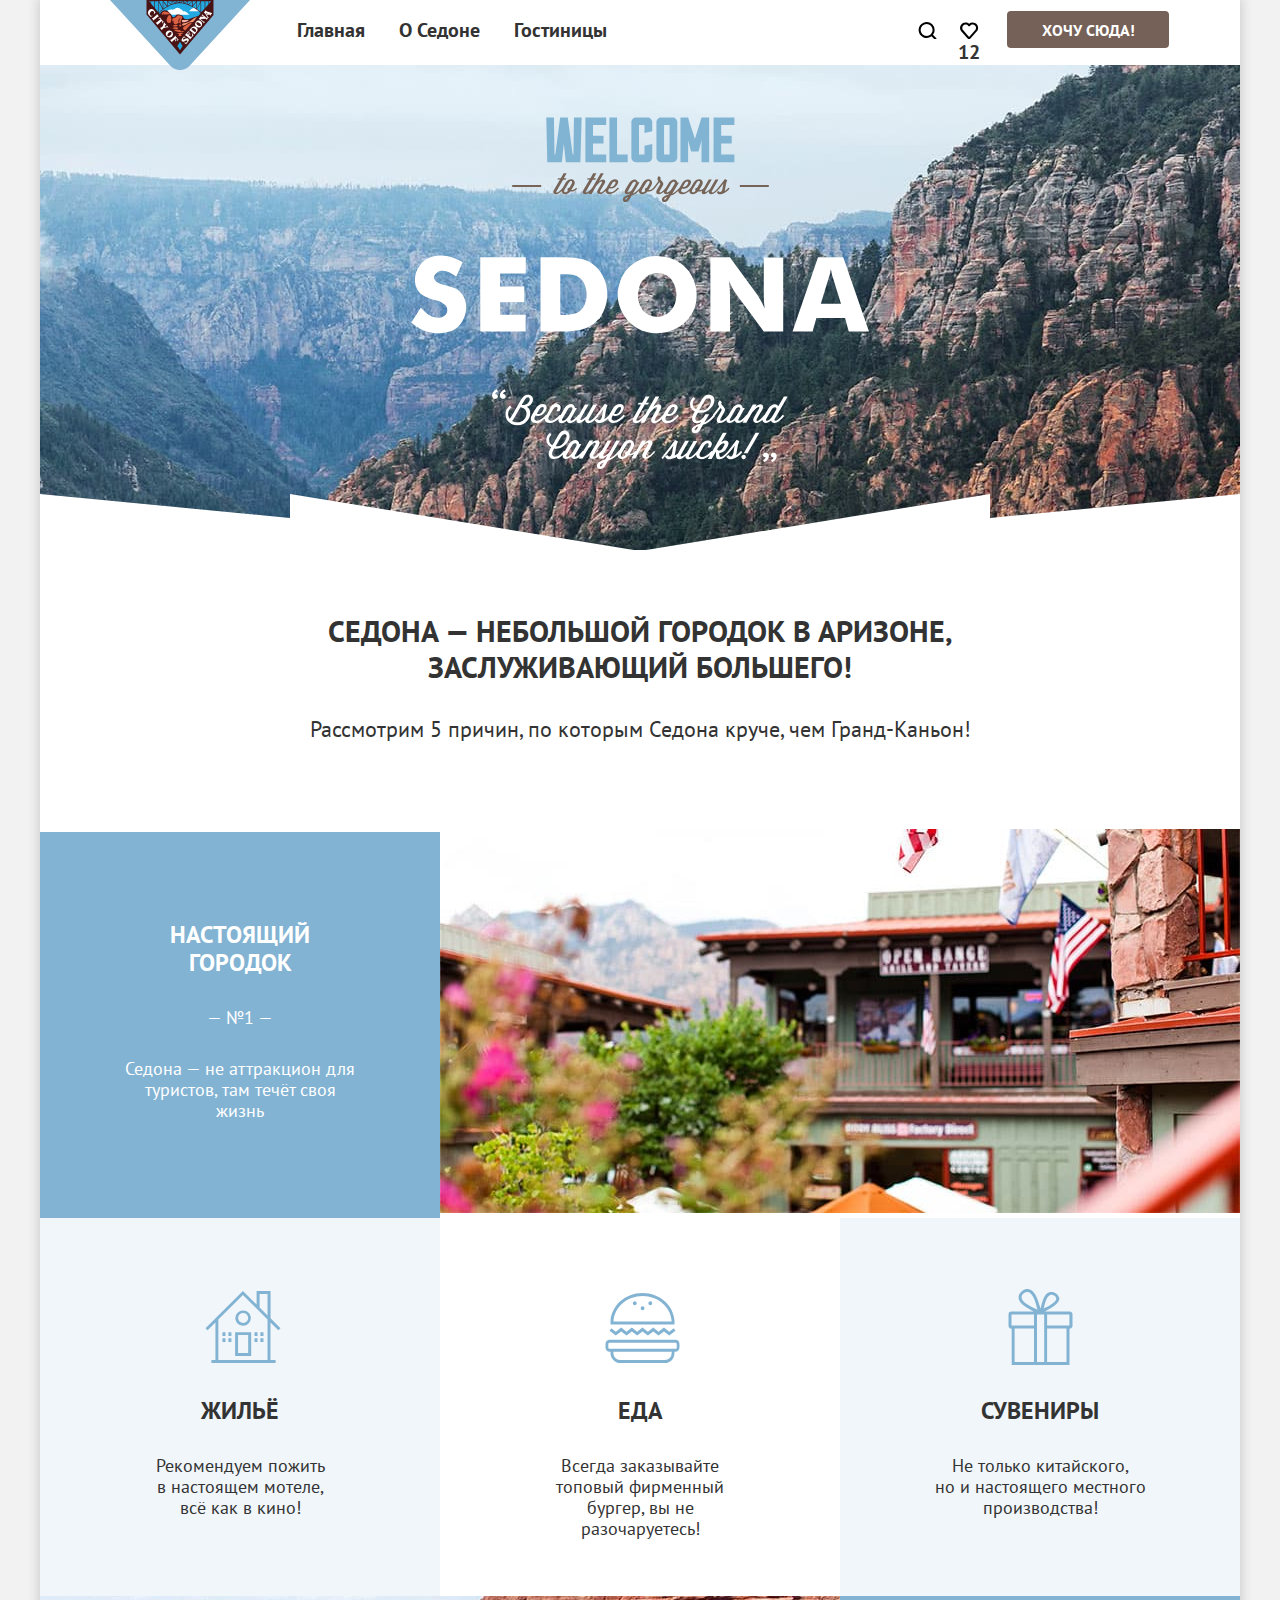
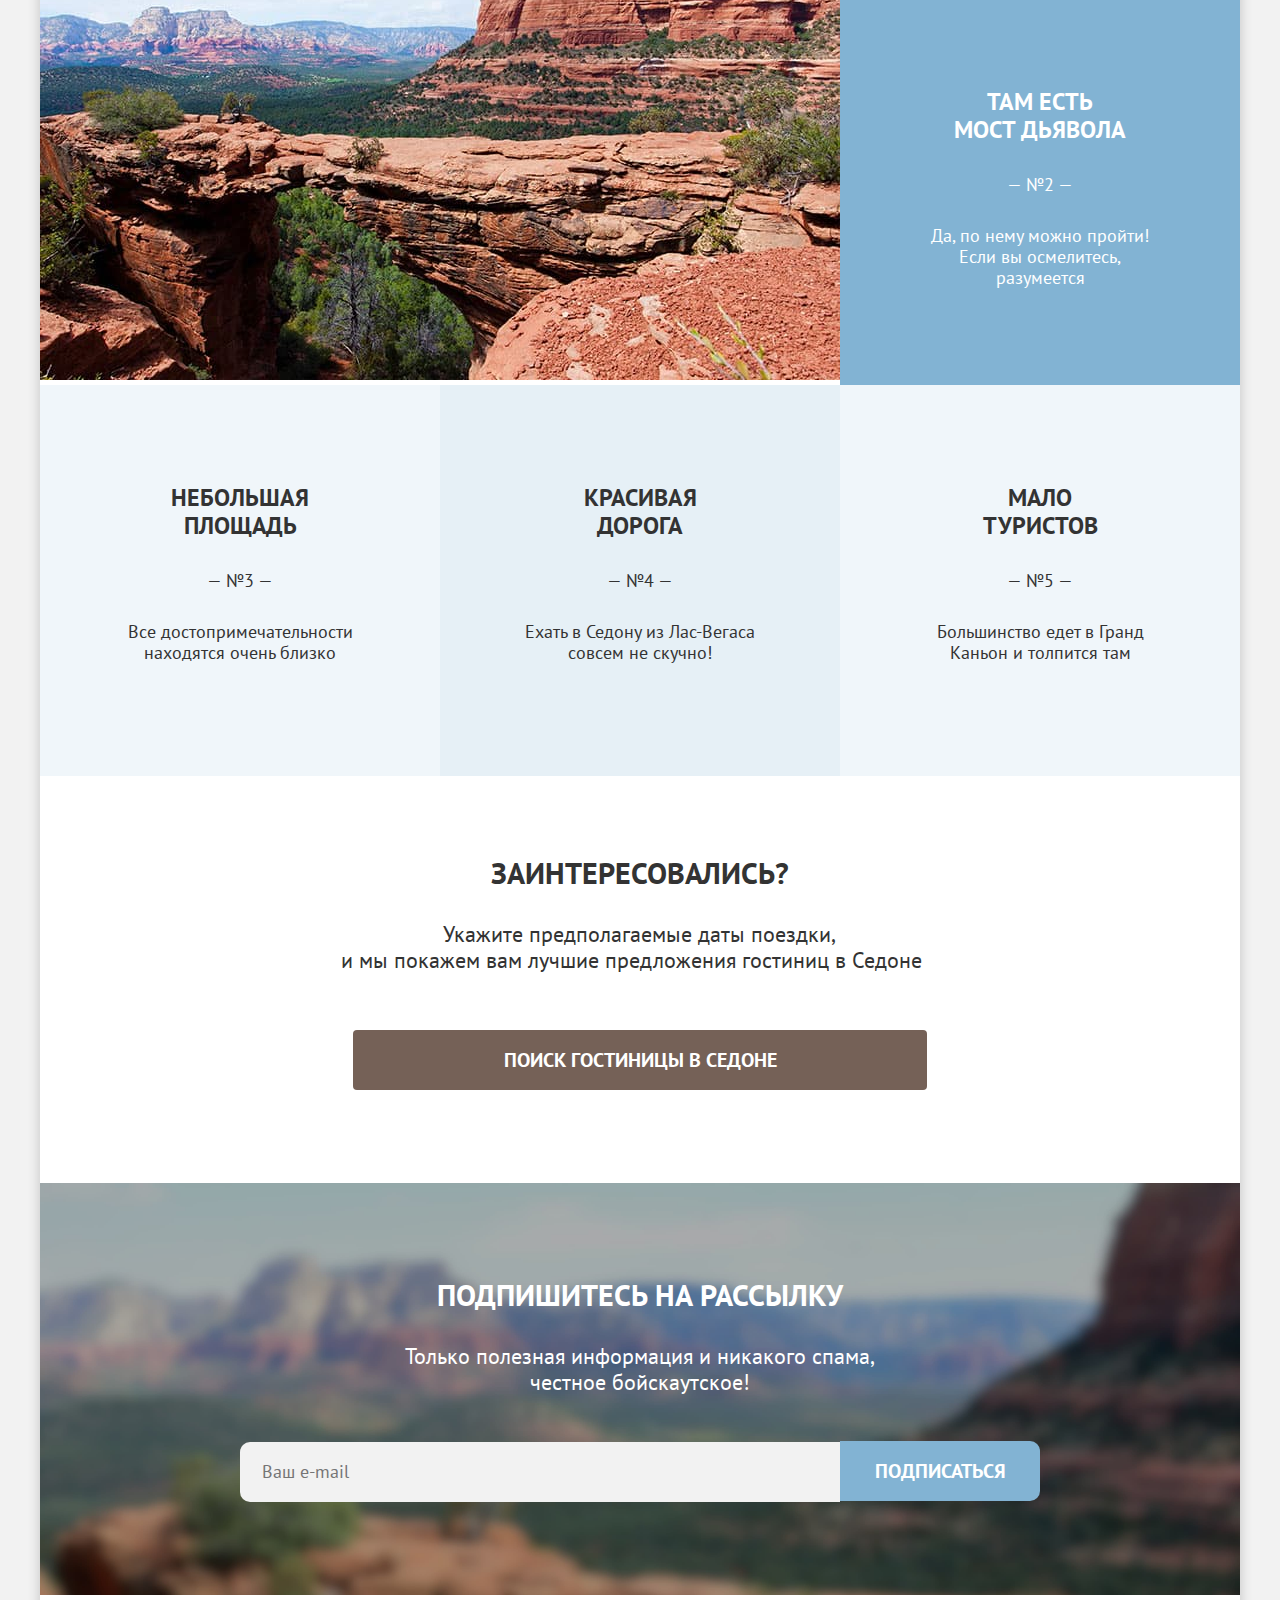
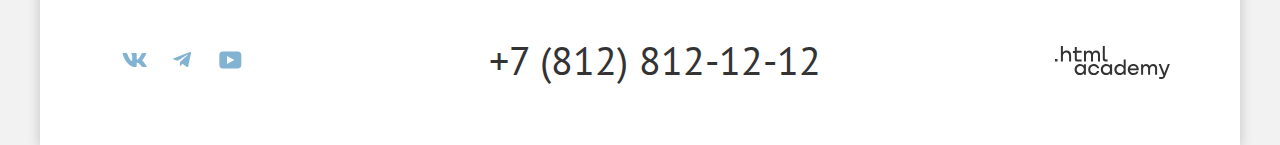
<file: index.html>
<!DOCTYPE html>
<html lang="ru">

<head>
  <meta charset="utf-8">
  <title>HTML Academy: Седона</title>
  <link rel="stylesheet" href="styles/styles.css">
</head>

<body>

  <header class="page-header">
    <nav class="navigation">
      <a class="navigation-logo-main">
        <img class="navigation-logo" src="images/brand-sedona.svg" width="139" height="70"
          alt="Логотип City of Sedona.">
      </a>
      <ul class="navigation-list reset-list">
        <li class="navigation-item">
          <a class="navigation-link" href="#">Главная</a>
        </li>
        <li class="navigation-item">
          <a class="navigation-link" href="about.html">О Седоне</a>
        </li>
        <li class="navigation-item">
          <a class="navigation-link" href="catalog.html">Гостиницы</a>
        </li>
      </ul>
      <ul class="navigation-list navigation-user reset-list">
        <li class="navigation-item item">
          <a class="navigation-link" href="#">

            <span class="visually-hidden">Поиск</span>
          </a>

        </li>
        <li class="navigation-item item">
          <a class="navigation-link" href="#">
            <span class="visually-hidden">Избранное</span>
          </a>
          <span>12</span>
        </li>
        <li class="navigation-item item">
          <a class="navigation-link navigation-link-button" href="#">Хочу сюда!</a>
        </li>
      </ul>
    </nav>
  </header>
  <main class="main-container main-index">
    <div class="page-container">
      <h1 class="visually-hidden" hidden>Добро пожаловать в Седону</h1>
      <div class="main-picture">
        <img class="main-picture-welcome-text" src="images/welcome-to-the-gorgeus-lettering.svg" width="458"
          height="352" alt="Welcome to the gorgeous Sedone 'Because the Grand Canyon sucks'.">
        <img class="main-picture-style" src="images/white-decorative-part.svg" alt="Белая декоративная часть.">
      </div>
      <section class="advantages">
        <h2 class="advantages-title-main">Седона — небольшой городок в Аризоне,<br> заслуживающий большего!</h2>
        <p class="advantages-desc">Рассмотрим 5 причин, по которым Седона круче, чем Гранд-Каньон!</p>
      </section>
      <section class="advantages-section">
        <ol class="advantages-list">
          <li class="advantages-item">
            <div class="blue-background">
              <div class="first-block">
                <div class="box-1">
                  <h3 class="advantages-title">Настоящий городок</h3>
                  <p class="advantages-description">— №1 —</p>
                  <p class="advantages-description">Седона — не аттракцион для туристов, там течёт своя жизнь
                  </p>
                </div>
              </div>
            </div>
            <div class="box-2">
              <img class="picture" src="images/photo-1-index.jpg" alt="Настоящий городок" width="800" height="384">
            </div>
          </li>
        </ol>
        <div class="second-block">
          <ul class="reset-list">
            <li class="advantages-item advantages-item-housing">
              <div class="box-1">

                <h3 class="advantages-title">Жильё</h3>
                <p class="advantages-description housing">Рекомендуем пожить<br> в настоящем мотеле,<br> всё как в кино!
                </p>

              </div>
            </li>
            <li class="advantages-item advantages-item-food">
              <div class="box-2">
                <h3 class="advantages-title">Еда</h3>
                <p class="advantages-description">Всегда заказывайте<br> топовый фирменный бургер, вы не разочаруетесь!
                </p>
              </div>
            </li>
            <li class="advantages-item advantages-item-gift">
              <div class="box-3">
                <h3 class="advantages-title">Сувениры</h3>
                <p class="advantages-description">Не только китайского,<br> но и настоящего местного производства!</p>
              </div>
            </li>
          </ul>
        </div>
        <div class="third-block">
          <div class="box-1">
            <img class="pic" src="images/photo-2-index.jpg" alt="Мост дьявола" width="800" height="384">
          </div>
          <ul class="reset-list advantages-list">
            <li class="advantages-item">
              <div class="box-2 blue-background">
                <h3 class="advantages-title">Там есть <br> мост дьявола</h3>
                <p class="advantages-description">— №2 —</p>
                <p class="advantages-description">Да, по нему можно пройти! Если вы осмелитесь, разумеется
                </p>
              </div>
            </li>
          </ul>
        </div>
        <div class="fourth-block">
          <ul class="advantages-list reset-list">
            <li class="advantages-item advantages-item-area">
              <div class="box-1">
                <h3 class="advantages-title">Небольшая площадь</h3>
                <p class="advantages-description">— №3 —</p>
                <p class="advantages-description">Все достопримечательности находятся очень близко
                </p>
              </div>
            </li>
            <li class="advantages-item advantages-item-road">
              <div class="box-2">
                <h3 class="advantages-title">Красивая<br>дорога</h3>
                <p class="advantages-description">— №4 —</p>
                <p class="advantages-description">Ехать в Седону из Лас-Вегаса совсем не скучно!
                </p>
              </div>
            </li>
            <li class="advantages-item advantages-item-tourists">
              <div class="box-3">
                <h3 class="advantages-title">Мало<br>туристов</h3>
                <p class="advantages-description">— №5 —</p>
                <p class="advantages-description">Большинство едет в Гранд Каньон и толпится там
                </p>
              </div>
            </li>
          </ul>
        </div>
      </section>
      <section class="section-search section-search-index">
        <h2 class="section-search-title section-search-title-index">Заинтересовались?</h2>
        <p class="section-search-desc">&nbsp;&nbsp;&nbsp;Укажите предполагаемые даты поездки,<br>и мы покажем вам лучшие
          предложения гостиниц в Седоне
        </p>
        <button class="button">Поиск гостиницы в Седоне</button>
      </section>
      <section class="subscribe subscribe-index">
        <h2 class="subscribe-title">Подпишитесь на рассылку</h2>
        <p class="subscribe-desc subscribe-desc-index">Только полезная информация и никакого спама,<br>честное
          бойскаутское!
        </p>
        <form class="email" action="#" method="post">
          <label class="visually-hidden">Email</label>
          <input class="field" placeholder="Ваш e-mail" type="email" name="Ваш e-mail" id="email" required>
          <button class="button" type="submit">Подписаться</button>
        </form>
      </section>
    </div>
  </main>
  <footer class="page-footer">
    <div class="page-footer-container">
      <section class="footer-social">
        <h2 class="visually-hidden" hidden>Социальные сети</h2>
        <ul class="footer-social-list reset-list">
          <li class="footer-social-item">
            <a class="footer-social-link" href="https://vk.com/htmlacademy">
              <svg class="footer-social-logo footer-social-vk" aria-hidden="true" focusable="false" width="25"
                height="14" fill="none" xmlns="http://www.w3.org/2000/svg">
                <path fill-rule="evenodd" clip-rule="evenodd"
                  d="M24.12.95c.16-.55 0-.95-.8-.95H20.7c-.67 0-.98.35-1.15.73 0 0-1.33 3.2-3.22 5.27-.61.6-.9.8-1.23.8-.16 0-.41-.2-.41-.74V.95c0-.66-.19-.95-.74-.95H9.82c-.42 0-.67.3-.67.6 0 .61.95.76 1.04 2.5v3.8c0 .84-.15.99-.48.99-.9 0-3.06-3.21-4.34-6.89-.25-.71-.5-1-1.18-1H1.57c-.75 0-.9.35-.9.73 0 .68.89 4.07 4.14 8.55 2.17 3.06 5.23 4.72 8 4.72 1.68 0 1.88-.37 1.88-1v-2.32c0-.73.16-.88.7-.88.38 0 1.05.2 2.6 1.67 1.79 1.75 2.08 2.53 3.08 2.53h2.63c.75 0 1.12-.37.9-1.1-.23-.72-1.08-1.77-2.2-3.02-.62-.7-1.54-1.47-1.82-1.86-.39-.49-.28-.7 0-1.14 0 0 3.2-4.43 3.54-5.93Z"
                  fill="currentColor" />
              </svg>
              <span class="visually-hidden">Вконтакте</span>
            </a>
          </li>
          <li class="footer-social-item">
            <a class="footer-social-link" href="https://t.me/htmlacademy">
              <svg class="footer-social-logo footer-social-tg" aria-hidden="true" focusable="false" width="18"
                height="16" fill="none" xmlns="http://www.w3.org/2000/svg">
                <path
                  d="M16.79.1.84 6.25c-1.09.43-1.08 1.04-.2 1.31l4.1 1.28 9.47-5.98c.44-.27.85-.12.52.18L7.05 9.96l-.28 4.22c.41 0 .6-.19.83-.41l1.99-1.93 4.13 3.05c.77.42 1.31.2 1.5-.7l2.72-12.8c.28-1.12-.43-1.62-1.16-1.3Z"
                  fill="currentColor" />
              </svg>
              <span class="visually-hidden">Телеграм</span>
            </a>
          </li>
          <li class="footer-social-item">
            <a class="footer-social-link" href="https://www.youtube.com/user/htmlacademyru">
              <svg class="footer-social-logo footer-social-youtube" aria-hidden="true" focusable="false" width="23"
                height="18" fill="none" xmlns="http://www.w3.org/2000/svg">
                <path
                  d="M18.94.5H3.51C1.65.5.33 2.1.33 3.9V14c0 1.9 1.32 3.5 3.18 3.5h15.65c1.64 0 3.17-1.6 3.17-3.4V3.9C22.11 2.1 20.8.5 18.94.5ZM7.99 13.04V4.96L15.33 9l-7.34 4.04Z"
                  fill="currentColor" />
              </svg>
              <span class="visually-hidden">Ютуб</span>
            </a>
          </li>
        </ul>
      </section>
      <section class="footer-phone">
        <h2 class="visually-hidden">Номер телефона</h2>
        <address class="footer-phone">
          <a class="contacts-phone" href="tel:+7812)8121212">+7 (812) 812-12-12</a>
        </address>
      </section>
      <section class="footer-logotype">
        <h2 class="visually-hidden">Логотип</h2>
        <a class="htmlacademy-link" href="https://htmlacademy.ru">
          <svg class="footer-logotype" aria-hidden="true" focusable="false" width="115" height="33" fill="none"
            xmlns="http://www.w3.org/2000/svg">
            <path
              d="M0 12.9v2.6h2.5v-2.6H0Zm11.6-8.4c-1.6 0-2.8.7-3.6 1.7h-.1V0h-2v15.5h2v-5.3c0-2.1 1.3-3.6 3.3-3.6 1.8 0 2.9 1.4 2.9 3.2v5.7h2V9.4c.1-3-1.8-4.9-4.5-4.9Zm15 .3h-4.8V1.1h-2v3.8h-1.9v2h1.9v6c0 1.7 1 2.7 2.7 2.7h4.1v-2h-3.7c-.7 0-1.1-.4-1.1-1.1V6.8h4.8v-2Zm14.5-.2c-1.6 0-2.9.8-3.5 2.1h-.1c-.6-1.2-1.8-2.1-3.4-2.1-1.4 0-2.5.8-3.1 1.8h-.1V4.8H29v10.6h2V10c0-2 1-3.5 2.6-3.5 1.5 0 2.4 1 2.4 2.6v6.3h2V9.8c0-2.4 1.4-3.3 2.6-3.3 1.5 0 2.4 1 2.4 2.6v6.3h2V8.9c.1-2.5-1.4-4.3-3.9-4.3Zm6.7 8.1c0 1.7 1 2.7 2.8 2.7h2v-2h-1.7c-.7 0-1.1-.4-1.1-1.1V0h-2v12.7Zm-18.9 7c-.9-1.1-2.2-1.8-3.9-1.8-3.1 0-5.4 2.3-5.4 5.6s2.3 5.6 5.4 5.6c1.8 0 3-.8 3.8-1.9h.1v1.6h2V18.2h-2v1.5Zm-3.6 7.4c-2.2 0-3.6-1.6-3.6-3.6s1.4-3.6 3.6-3.6 3.6 1.6 3.6 3.6c0 1.9-1.4 3.6-3.6 3.6ZM44.2 22c-.5-2.4-2.6-4.1-5.4-4.1a5.4 5.4 0 0 0-5.6 5.6c0 3.1 2.2 5.6 5.6 5.6 2.8 0 4.9-1.8 5.4-4.2h-2.1a3.4 3.4 0 0 1-3.3 2.3c-2.2 0-3.6-1.6-3.6-3.6s1.4-3.6 3.6-3.6c1.6 0 2.8 1 3.3 2.2h2.1V22Zm10.9-2.3c-.9-1.1-2.2-1.8-3.9-1.8-3.1 0-5.4 2.3-5.4 5.6s2.3 5.6 5.4 5.6c1.8 0 3-.8 3.8-1.9h.1v1.6h2V18.2h-2v1.5Zm-3.6 7.4c-2.2 0-3.6-1.6-3.6-3.6s1.4-3.6 3.6-3.6 3.6 1.6 3.6 3.6c0 1.9-1.5 3.6-3.6 3.6Zm17.2-7.3c-.9-1.1-2.2-1.9-3.9-1.9-3.1 0-5.4 2.3-5.4 5.6s2.2 5.6 5.4 5.6c1.7 0 3-.8 3.8-1.8h.1v1.5h2V13.4h-2v6.4Zm-3.6 7.3c-2.2 0-3.6-1.6-3.6-3.6s1.4-3.6 3.6-3.6 3.6 1.6 3.6 3.6c-.1 2-1.5 3.6-3.6 3.6Zm13.2-9.2c-3.3 0-5.5 2.5-5.5 5.6 0 3 2.1 5.6 5.5 5.6 2.5 0 4.5-1.3 5.2-3.6h-2.1c-.5 1-1.6 1.6-3 1.6-1.9 0-3.3-1.3-3.4-2.9h8.8c.2-3.6-2-6.3-5.5-6.3Zm0 1.9c1.7 0 3 1 3.3 2.6h-6.5c.3-1.5 1.5-2.6 3.2-2.6Zm19.9-1.9c-1.6 0-2.9.8-3.6 2h-.1c-.6-1.2-1.8-2-3.4-2-1.4 0-2.5.7-3.1 1.8v-1.5h-1.9v10.6h2v-5.4c0-2 1-3.4 2.6-3.5 1.5 0 2.4 1 2.4 2.6v6.3h2v-5.6c0-2.4 1.4-3.3 2.6-3.3 1.5 0 2.4 1 2.4 2.6v6.3h2v-6.5c.1-2.6-1.4-4.4-3.9-4.4Zm11.2 9.1-3.6-8.9h-2.2l4.8 11.6c-.3.9-.7 1.2-1.7 1.2h-2.5v2h2.5c1.8 0 2.8-.8 3.5-2.6l4.7-12.2h-2.1l-3.4 8.9Z"
              fill="currentColor" />
          </svg>
        </a>
      </section>
    </div>
  </footer>
  <!--МОДАЛЬНОЕ ОКНО И ТУЛТИП-->
  <div class="modal-container modal-container-close">
    <div class="modal modal-auth">
      <button class="modal-close-button">
        <span class="visually-hidden">Закрыть</span>
        <svg class="close-button" aria-hidden="true" focusable="false" width="21" height="20" fill="none"
          xmlns="http://www.w3.org/2000/svg">
          <path
            d="M17.11 4.3 15.82 3l-5.7 5.7L4.4 3 3.1 4.3 8.82 10l-5.7 5.7L4.4 17l5.7-5.7 5.71 5.7 1.3-1.3L11.4 10l5.7-5.7Z"
            fill="currentColor" />
        </svg>
      </button>
      <section class="modal-content">

        <h2 class="modal-title">Поиск гостиницы в Седоне</h2>

        <form class="search-hotels-form" action="https://echo.htmlacademy.ru/" method="post">
          <p class="field-group">

            <button class="date-icon">
              <svg aria-hidden="true" focusable="false" width="21" height="20" fill="currentColor"
                xmlns="http://www.w3.org/2000/svg">
                <path d="M7.86 12c.3 0 .5-.2.5-.5s-.2-.5-.5-.5-.5.2-.5.5.2.5.5.5Z" fill="#currentColor" />
                <path
                  d="M17.11 4h-2V2h-1v2h-8V2h-1v2h-2c-.6 0-1 .4-1 1v11c0 .5.4 1 1 1h14c.5 0 1-.5 1-1V5c0-.6-.5-1-1-1Zm0 12h-14V9h14v7Zm-14-8V5h2v2h1V5h8v2h1V5h2v3h-14Z"
                  fill="#currentColor" />
                <path
                  d="M10.11 12c.3 0 .5-.2.5-.5s-.2-.5-.5-.5-.5.2-.5.5.2.5.5.5Zm2.25 0c.3 0 .5-.2.5-.5s-.2-.5-.5-.5-.5.2-.5.5.2.5.5.5Zm-4.5 1c-.3 0-.5.2-.5.5s.2.5.5.5.5-.2.5-.5-.2-.5-.5-.5Zm-2.25-1c.3 0 .5-.2.5-.5s-.2-.5-.5-.5-.5.2-.5.5.2.5.5.5Zm0 1c-.3 0-.5.2-.5.5s.2.5.5.5.5-.2.5-.5-.2-.5-.5-.5Zm4.5 0c-.3 0-.5.2-.5.5s.2.5.5.5.5-.2.5-.5-.2-.5-.5-.5Zm2.25 0c-.3 0-.5.2-.5.5s.2.5.5.5.5-.2.5-.5-.2-.5-.5-.5Zm2.25-1c.3 0 .5-.2.5-.5s-.2-.5-.5-.5-.5.2-.5.5.2.5.5.5Zm0 1c-.3 0-.5.2-.5.5s.2.5.5.5.5-.2.5-.5-.2-.5-.5-.5Z"
                  fill="#currentColor" />
              </svg>
            </button>

            <label class="modal-label form-label-icon" for="arrival-date">Дата Заезда:</label>
            <input class="auth-form-field" type="text" id="arrival-date" name="arrival-date" placeholder="Укажите дату"
              value="27 апреля 2020" required>
          </p>
          <p class="footnone footnone-arrival-date">
            Мы не можем отправить вас в прошлое.</p>
          <p class="field-group departure-group">

            <button class="departure-date-icon">
              <svg aria-hidden="true" focusable="false" width="21" height="20" fill="currentColor"
                xmlns="http://www.w3.org/2000/svg">
                <path d="M7.86 12c.3 0 .5-.2.5-.5s-.2-.5-.5-.5-.5.2-.5.5.2.5.5.5Z" fill="currentColor" />
                <path
                  d="M17.11 4h-2V2h-1v2h-8V2h-1v2h-2c-.6 0-1 .4-1 1v11c0 .5.4 1 1 1h14c.5 0 1-.5 1-1V5c0-.6-.5-1-1-1Zm0 12h-14V9h14v7Zm-14-8V5h2v2h1V5h8v2h1V5h2v3h-14Z"
                  fill="currentColor" />
                <path
                  d="M10.11 12c.3 0 .5-.2.5-.5s-.2-.5-.5-.5-.5.2-.5.5.2.5.5.5Zm2.25 0c.3 0 .5-.2.5-.5s-.2-.5-.5-.5-.5.2-.5.5.2.5.5.5Zm-4.5 1c-.3 0-.5.2-.5.5s.2.5.5.5.5-.2.5-.5-.2-.5-.5-.5Zm-2.25-1c.3 0 .5-.2.5-.5s-.2-.5-.5-.5-.5.2-.5.5.2.5.5.5Zm0 1c-.3 0-.5.2-.5.5s.2.5.5.5.5-.2.5-.5-.2-.5-.5-.5Zm4.5 0c-.3 0-.5.2-.5.5s.2.5.5.5.5-.2.5-.5-.2-.5-.5-.5Zm2.25 0c-.3 0-.5.2-.5.5s.2.5.5.5.5-.2.5-.5-.2-.5-.5-.5Zm2.25-1c.3 0 .5-.2.5-.5s-.2-.5-.5-.5-.5.2-.5.5.2.5.5.5Zm0 1c-.3 0-.5.2-.5.5s.2.5.5.5.5-.2.5-.5-.2-.5-.5-.5Z"
                  fill="currentColor" />
              </svg>
            </button>

            <label class="modal-label form-label-icon" for="departure-date">Дата Выезда:</label>
            <input class="auth-form-field departure-date" type="text" id="departure-date" name="date"
              placeholder="Укажите дату" value="1 сентября 2021" required>

          </p>
          <p class="footnone">
            На эти даты есть свободные номера. Пока есть.</p>

          <div class="people-group">
            <div class="field-group-adults">
              <p class="adults form-label-icon"> Взрослые: </p>
              <label class="group-adults-label">
                <input class="quantity adults-quantity" placeholder="0" type="number" value="2" name="min-quantity"
                  style="width: 133px">
              </label>

              <div class="quantity-buttons-adults">
                <button class="minus-icon">
                  <svg class="minus" aria-hidden="true" focusable="false" width="21" height="20" fill="none"
                    xmlns="http://www.w3.org/2000/svg">
                    <path d="M3.11 9v2h14V9h-14Z" fill="#000" />
                  </svg>
                </button>

                <button class="plus-icon">
                  <svg class="plus" aria-hidden="true" focusable="false" width="14" height="14" fill="none"
                    xmlns="http://www.w3.org/2000/svg">
                    <path d="M14 6H8V0H6v6H0v2h6v6h2V8h6V6Z" fill="#000" />
                  </svg>
                </button>
              </div>


            </div>

            <div class="field-group-childten">
              <p class="children form-label-icon"> Дети: </p>
              <span class="tooltip">
                <button class="tooltip-toggle" type="button" aria-labelledby="tooltip-label">
                  <svg class="tooltip-icon" aria-hidden="true" focusable="false" width="21" height="20"
                    fill="currentColor" xmlns="http://www.w3.org/2000/svg">
                    <path fill-rule="evenodd" clip-rule="evenodd" d="M9.11 4h2v2h-2V4Zm2 12h-2V7h2v9Z"
                      fill="#currentColor" />
                  </svg>
                </button>
                <span class="tooltip-text" role="tooltip" id="tooltip-label">Укажите количество детей, которые будут с
                  вами, возраст которых от 6 до 18
                  лет. Дети до 6 лет размещаются бесплатно.</span>
              </span>

              <label class="group-childten-label">
                <input class="quantity childten-quantity" placeholder="0" type="number" value="1" name="min-quantity"
                  style="width: 133px">
              </label>

              <div class="quantity-buttons">
                <button class="minus-icon">
                  <svg class="minus" aria-hidden="true" focusable="false" width="21" height="20" fill="none"
                    xmlns="http://www.w3.org/2000/svg">
                    <path d="M3.11 9v2h14V9h-14Z" fill="#000" />
                  </svg>
                </button>

                <button class="plus-icon">
                  <svg class="plus" aria-hidden="true" focusable="false" width="14" height="14" fill="none"
                    xmlns="http://www.w3.org/2000/svg">
                    <path d="M14 6H8V0H6v6H0v2h6v6h2V8h6V6Z" fill="#000" />
                  </svg>
                </button>
              </div>

            </div>
          </div>

          <button class="button button-to-find" type="submit">Найти</button>


        </form>

      </section>
    </div>
  </div>

</body>

</html>
</file>
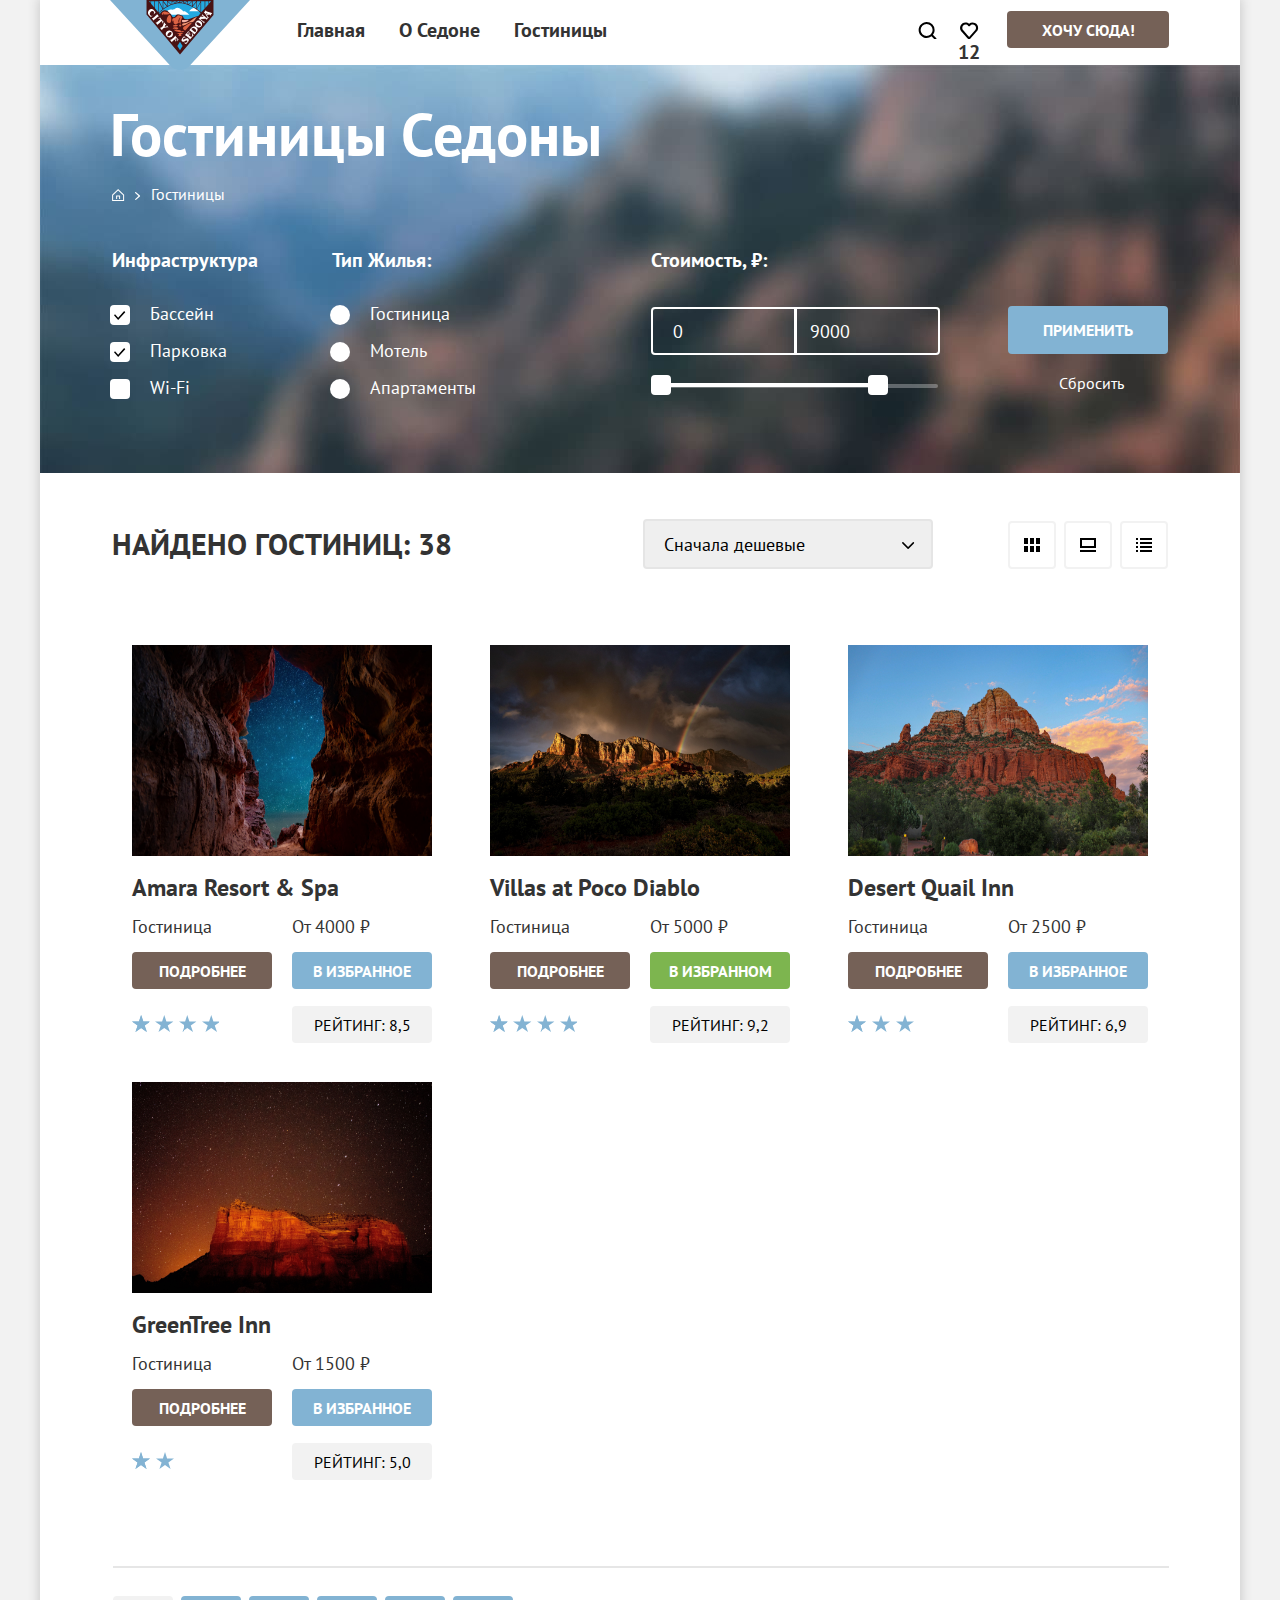
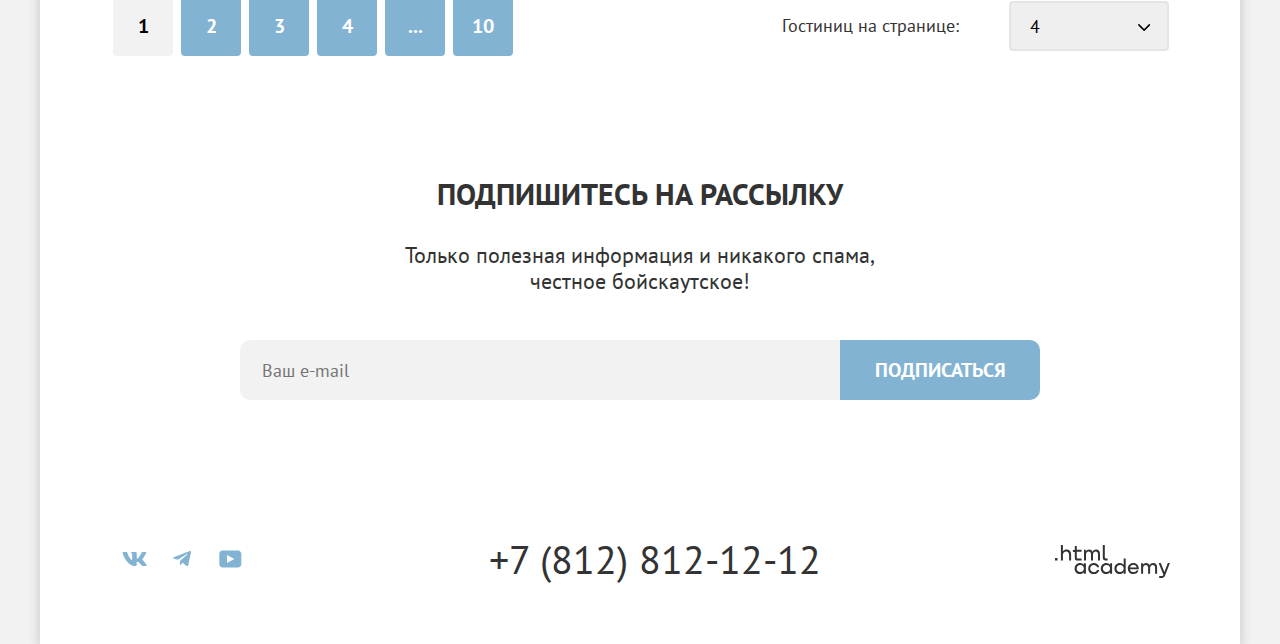
<file: catalog.html>
<!DOCTYPE html>
<html lang="ru">

<head>
  <meta charset="utf-8">
  <title>Каталог</title>
  <link rel="stylesheet" href="styles/styles.css">
</head>

<body>
  <header class="page-header">
    <nav class="navigation">
      <a class="navigation-link-current" href="index.html">
        <img class="navigation-logo" src="images/brand-sedona.svg" width="139" height="70"
          alt="Логотип City of Sedona.">
      </a>
      <ul class="navigation-list reset-list">
        <li class="navigation-item">
          <a class="navigation-link" href="index.html">Главная</a>
        </li>
        <li class="navigation-item">
          <a class="navigation-link" href="about.html">О Седоне</a>
        </li>
        <li class="navigation-item">
          <a class="navigation-link" href="catalog.html">Гостиницы</a>
        </li>
      </ul>
      <ul class="navigation-list navigation-user reset-list">
        <li class="navigation-item item">
          <a class="navigation-link" href="#">
            <span class="visually-hidden">Поиск</span>
          </a>
        </li>
        <li class="navigation-item item">
          <a class="navigation-link" href="#">
            <span class="visually-hidden">Избранное</span>
          </a>
          <span class="counter">12</span>
        </li>
        <li class="navigation-item item">
          <a class="navigation-link navigation-link-button" href="#">Хочу сюда!</a>
        </li>
      </ul>
    </nav>
  </header>
  <main class="main-inner main-container">
    <div class="page-container">
      <header class="inner-header">
        <div class="hotel-sedona">
          <h1 class="inner-header-title-main">Гостиницы Седоны</h1>
          <ul class="breadcrumbs reset-list">
            <li class="breadcrumbs-item">
              <a class="visually-hidden navigation-link-catalog" href="index.html">Главная</a>
              <svg class="icon-home" aria-hidden="true" focusable="false" width="21" height="20" fill="none"
                xmlns="http://www.w3.org/2000/svg">
                <path d="m10.11 3-6 5.8V15h12V8.8l-6-5.8Zm5 11h-10V9.2l5-4.8 5 4.8V14Z" fill="currentColor" />
                <path d="M8.11 13h1v-2.5h2V13h1V9.5h-4V13Z" fill="currentColor" />
              </svg>
            </li>
            <li class="breadcrumbs-item">
              <a class="visually-hidden" href="#">Стрелка</a>
              <svg class="arrow-breadcrumbs" aria-hidden="true" focusable="false" width="6" height="8"
                fill="currentColor" xmlns="http://www.w3.org/2000/svg">
                <path
                  d="M4.89 3.58 1.09.18c-.2-.2-.6-.2-.9 0-.3.2-.2.6 0 .8l3.3 3-3.2 3c-.2.2-.2.6 0 .8 0 .1.3.2.4.2.1 0 .3-.1.4-.2l3.8-3.4c.3-.2.3-.6 0-.8Z"
                  fill="currentColor" />
              </svg>
            </li>

            <li class="breadcrumbs-item">
              <a class="breadcrumbs-link">Гостиницы</a>
            </li>
          </ul>
        </div>
      </header>
      <section class="catalog-filter">
        <h2 class="visually-hidden" hidden>Список фильтров</h2>
        <form class="catalog-filter-form" action="https://echo.htmlacademy.ru/" method="get">
          <fieldset class="catalog-filter-group">
            <legend class="catalog-filter-title">Инфраструктура</legend>
            <ul class="catalog-filter-list reset-list">
              <li class="catalog-filter-item">

                <label class="control">
                  <input class="visually-hidden control-input" type="checkbox" name="Бассейн" checked>
                  <span class="control-mark"></span>
                  <span class="control-label">Бассейн</span>

                </label>
                <!---->
              </li>
              <li class="catalog-filter-item">
                <label class="control">
                  <input class="visually-hidden control-input" type="checkbox" name="Парковка" checked>
                  <span class="control-mark"></span>
                  <span class="control-label">Парковка</span>
                </label>

              </li>
              <li class="catalog-filter-item">
                <label class="control">
                  <input class="visually-hidden control-input" type="checkbox" name="Wi-Fi">
                  <span class="control-mark"></span>
                  <span class="control-label">Wi-Fi</span>
                </label>
              </li>
            </ul>

          </fieldset>
          <fieldset class="catalog-filter-group">
            <legend class="catalog-filter-title">Тип Жилья:</legend>
            <ul class="catalog-filter-list reset-list">
              <li class="catalog-filter-item">

                <label class="control">
                  <input class="visually-hidden control-input" type="radio" name="radio-input" value="Гостиница">
                  <span class="control-mark"></span>
                  <span class="control-label">Гостиница</span>
                </label>
              </li>

              <li class="catalog-filter-item">
                <label class="control">
                  <input class="visually-hidden control-input" type="radio" name="radio-input" value="Мотель">

                  <span class="control-mark">
                  </span>

                  <span class="control-label">Мотель</span>
                </label>
              </li>
              <li class="catalog-filter-item">
                <label class="control">
                  <input class="visually-hidden control-input" type="radio" name="radio-input" value="Апартаменты">
                  <span class="control-mark"></span>
                  <span class="control-label">Апартаменты</span>
                </label>
              </li>
            </ul>
          </fieldset>


          <fieldset class="catalog-filter-group">
            <legend class="catalog-filter-title cost">Стоимость,
              &#8381;: </legend>

            <div class="range">
              <!--форма с числами-->
              <div class="range-wrapper-inputs">
                <label class="catalog-filter-label">
                  <input class="range-input" placeholder="от" type="number" value="0" name="min-price"
                    style="width: 145px">
                </label>
                <label class="catalog-filter-label">
                  <input class="range-input input-max-price" placeholder="до" type="number" value="9000"
                    name="max-price" style="width: 145px">
                </label>
              </div>

              <!--диапазон-->
              <div class="range-scale">
                <div class="range-bar" style="left: 0px; width: 231px">
                  <button class="range-toggle toggle-min">
                    <span class="visually-hidden">Изменить минимальную цену.</span>
                  </button>
                  <button class="range-toggle toggle-max">
                    <span class="visually-hidden">Изменить максимальную цену.</span>
                  </button>
                </div>
              </div>
            </div>
          </fieldset>
          <div class="catalog-filter-button">
            <button class="button button-catalog" type="submit">Применить</button>

            <div class="reset-size">
              <input class="reset reset-size" type="reset" value="Сбросить">
            </div>
          </div>
        </form>

      </section>
      <section class="hotel-list">
        <div class="hotel-filter">
          <h2 class="hotel-list-title">Найдено гостиниц: 38</h2>

          <select class="select-control select-aria-label disabled" aria-label="Сортировка">
            <option value="cheap">Сначала дешевые</option>
            <option value="popular">Сначала популярные</option>
            <option value="expensive">Сначала дорогие</option>
          </select>
          <a class="button-filter card-grid-toggle" href="#">
            <svg class="table" aria-hidden="true" focusable="false" width="16" height="14" fill="none"
              xmlns="http://www.w3.org/2000/svg">
              <path d="M4 0H0v6h4V0Zm12 0h-4v6h4V0Zm-6 0H6v6h4V0ZM4 8H0v6h4V8Zm12 0h-4v6h4V8Zm-6 0H6v6h4V8Z"
                fill="#000" />
            </svg>
            <span class="visually-hidden">Показать карточки</span>
          </a>
          <a class="button-filter card-grid-toggle" href="#">
            <svg class="slideshow" aria-hidden="true" focusable="false" width="16" height="14" fill="none"
              xmlns="http://www.w3.org/2000/svg">
              <path d="M16 12H0v2h16v-2ZM14 2v6H2V2h12Zm2-2H0v10h16V0Z" fill="#000" />
            </svg>
            <span class="visually-hidden">Показать слайдшоу</span>
          </a>
          <a class="button-filter card-grid-toggle" href="#">
            <svg class="list" aria-hidden="true" focusable="false" width="16" height="14" fill="none"
              xmlns="http://www.w3.org/2000/svg">
              <path
                d="M2 0H0v2h2V0Zm14 0H4v2h12V0ZM2 4H0v2h2V4Zm14 0H4v2h12V4ZM2 8H0v2h2V8Zm14 0H4v2h12V8ZM2 12H0v2h2v-2Zm14 0H4v2h12v-2Z"
                fill="#000" />
            </svg>
            <span class="visually-hidden">Показать список</span>
          </a>
        </div>

        <ul class="hotel-card-list">
          <li class="hotel-card">
            <a class="hotel-card-link" href="#">
              <img class="hotel-card-image" src="images/amara-resort-&-spa-card-1.jpg" alt="Amara Resort & Spa"
                width="300" height="211">
            </a>
            <div class="hotel-card-content">
              <a class="hotel-card-title-link" href="">
                <h3 class="hotel-card-name">Amara Resort & Spa</h3>
              </a>
              <div class="flex-hotel-card">
                <p class="hotel-card-title">Гостиница</p>
                <span class="hotel-card-price">От 4000 ₽</span>
              </div>
              <div class="flex-button">
                <a class="hotel-card button-basic" href="#">Подробнее</a>
                <button class="button-basic button-second" type="submit">В избранное</button>
              </div>
              <div class="flex-rating rating-area-four">

                <span class="visually-hidden">4 звезды</span>

                <svg aria-hidden="true" focusable="false" width="18" height="17" viewBox="0 0 18 17" fill="none"
                  xmlns="http://www.w3.org/2000/svg">
                  <path d="M9 0L11.1 6.5H18L12.4 10.5L14.6 17L9 13L3.4 17L5.6 10.5L0 6.5H6.9L9 0Z" fill="#83B3D3" />
                </svg>

                <button class="rating-button" type="submit">Рейтинг: 8,5</button>
              </div>
            </div>
          </li>
          <li class="hotel-card">
            <a class="hotel-card-link" href="#">
              <img class="hotel-card-image" src="images/villas-at-poco-diablo-card-2.jpg" alt="Villas at Poco Diablo"
                width="300" height="211">
            </a>
            <div class="hotel-card-content">
              <a class="hotel-card-title-link" href="">
                <h3 class="hotel-card-name">Villas at Poco Diablo</h3>
              </a>
              <div class="flex-hotel-card">
                <p class="hotel-card-title">Гостиница</p>
                <span class="hotel-card-price">От 5000 ₽</span>
              </div>
              <div class="flex-button">
                <a class="hotel-card button-basic" href="#">Подробнее</a>
                <button class="button-basic button-selected" type="submit">В избранном</button>
              </div>
              <div class="flex-rating rating-area-four">
                <span class="visually-hidden">4 звезды</span>
                <svg width="18" height="17" viewBox="0 0 18 17" fill="none" xmlns="http://www.w3.org/2000/svg">
                  <path d="M9 0L11.1 6.5H18L12.4 10.5L14.6 17L9 13L3.4 17L5.6 10.5L0 6.5H6.9L9 0Z" fill="#83B3D3" />
                </svg>
                <button class="rating-button" type="submit">Рейтинг: 9,2</button>
              </div>
            </div>
          </li>
          <li class="hotel-card">
            <a class="hotel-card-link" href="#">
              <img class="hotel-card-image" src="images/desert-quail-inn-card-3.jpg" alt="Desert Quail Inn" width="300"
                height="211">
            </a>
            <div class="hotel-card-content">
              <a class="hotel-card-title-link" href="">
                <h3 class="hotel-card-name">Desert Quail Inn</h3>
              </a>
              <div class="flex-hotel-card">
                <p class="hotel-card-title">Гостиница</p>
                <span class="hotel-card-price">От 2500 ₽</span>
              </div>
              <div class="flex-button">
                <a class="hotel-card button-basic" href="#">Подробнее</a>
                <button class="button-basic button-second" type="submit">В избранное</button>
              </div>
              <div class="flex-rating rating-area-three">
                <span class="visually-hidden">3 звезды</span>
                <svg aria-hidden="true" focusable="false" width="18" height="17" viewBox="0 0 18 17" fill="none"
                  xmlns="http://www.w3.org/2000/svg">
                  <path d="M9 0L11.1 6.5H18L12.4 10.5L14.6 17L9 13L3.4 17L5.6 10.5L0 6.5H6.9L9 0Z" fill="#83B3D3" />
                </svg>
                <button class="rating-button" type="submit">Рейтинг: 6,9</button>
              </div>
            </div>
          </li>
          <li class="hotel-card green-tree-inn">
            <a class="hotel-card-link" href="#">
              <img class="hotel-card-image" src="images/greentree-inn-card-4.jpg" alt="GreenTree Inn" width="300"
                height="211">
            </a>
            <div class="hotel-card-content">
              <a class="hotel-card-title-link" href="">
                <h3 class="hotel-card-name"><b>GreenTree Inn</b></h3>
              </a>
              <div class="flex-hotel-card">
                <p class="hotel-card-title">Гостиница</p>
                <span class="hotel-card-price">От 1500 ₽</span>
              </div>
              <div class="flex-button">
                <a class="hotel-card button-basic" href="#">Подробнее</a>
                <button class="button-basic button-second" type="submit">В избранное</button>
              </div>
              <div class="flex-rating rating-area-two">
                <span class="visually-hidden">2 звезды</span>

                <svg aria-hidden="true" focusable="false" width="18" height="17" viewBox="0 0 18 17" fill="none"
                  xmlns="http://www.w3.org/2000/svg">
                  <path d="M9 0L11.1 6.5H18L12.4 10.5L14.6 17L9 13L3.4 17L5.6 10.5L0 6.5H6.9L9 0Z" fill="#83B3D3" />
                </svg>
                <button class="rating-button" type="submit">Рейтинг: 5,0</button>
              </div>
            </div>
          </li>
        </ul>
        <div class="pagination-container">
          <ul class="pagination ">
            <li class="pagination-item">
              <a class="pagination-link pagination-current">1</a>
            </li>
            <li class="pagination-item">
              <a class="pagination-link" href="#">2</a>
            </li>
            <li class="pagination-item">
              <a class="pagination-link" href="#">3</a>
            </li>
            <li class="pagination-item">
              <a class="pagination-link" href="#">4</a>
            </li>
            <li class="pagination-item">
              <a class="pagination-link pagination-next" href="#">...</a>
              <span class="visually-hidden">Следующая страница</span>
            </li>
            <li class="pagination-item">
              <a class="pagination-link" href="#">10</a>
            </li>
          </ul>
          <p class="hotels-total">Гостиниц на странице:
          </p>
          <section class="hotels-total-number">
            <h2 class="visually-hidden" hidden>Гостиниц на странице</h2>
            <select class="select-control select-hotels-total" aria-label="Сортировка">
              <option value="four">4</option>
              <option value="three">3</option>
              <option value="two">2</option>
              <option value="two">1</option>
            </select>
          </section>
        </div>
      </section>
      <section class="subscribe subscribe-catalog">
        <h2 class="subscribe-title-catalog">Подпишитесь на рассылку</h2>
        <p class="subscribe-desc-catalog">Только полезная информация и никакого спама,<br> честное бойскаутское!
        </p>
        <form class="email" action="https://echo.htmlacademy.ru/" method="post">
          <label class="visually-hidden">Email</label>
          <input class="field" placeholder="Ваш e-mail" type="email" name="Ваш e-mail" id="email" required>
          <button class="button" type="submit">Подписаться</button>
        </form>
      </section>
    </div>
  </main>
  <footer class="page-footer">
    <div class="page-footer-container">
      <section class="footer-social">
        <h2 class="visually-hidden" hidden>Социальные сети</h2>
        <ul class="footer-social-list reset-list">
          <li class="footer-social-item">
            <a class="footer-social-link" href="https://vk.com/htmlacademy">
              <svg class="footer-social-logo footer-social-vk" aria-hidden="true" focusable="false" width="25"
                height="14" fill="none" xmlns="http://www.w3.org/2000/svg">
                <path fill-rule="evenodd" clip-rule="evenodd"
                  d="M24.12.95c.16-.55 0-.95-.8-.95H20.7c-.67 0-.98.35-1.15.73 0 0-1.33 3.2-3.22 5.27-.61.6-.9.8-1.23.8-.16 0-.41-.2-.41-.74V.95c0-.66-.19-.95-.74-.95H9.82c-.42 0-.67.3-.67.6 0 .61.95.76 1.04 2.5v3.8c0 .84-.15.99-.48.99-.9 0-3.06-3.21-4.34-6.89-.25-.71-.5-1-1.18-1H1.57c-.75 0-.9.35-.9.73 0 .68.89 4.07 4.14 8.55 2.17 3.06 5.23 4.72 8 4.72 1.68 0 1.88-.37 1.88-1v-2.32c0-.73.16-.88.7-.88.38 0 1.05.2 2.6 1.67 1.79 1.75 2.08 2.53 3.08 2.53h2.63c.75 0 1.12-.37.9-1.1-.23-.72-1.08-1.77-2.2-3.02-.62-.7-1.54-1.47-1.82-1.86-.39-.49-.28-.7 0-1.14 0 0 3.2-4.43 3.54-5.93Z"
                  fill="currentColor" />
              </svg>
              <span class="visually-hidden">Вконтакте</span>
            </a>
          </li>
          <li class="footer-social-item">
            <a class="footer-social-link" href="https://t.me/htmlacademy">
              <svg class="footer-social-logo footer-social-tg" aria-hidden="true" focusable="false" width="18"
                height="16" fill="none" xmlns="http://www.w3.org/2000/svg">
                <path
                  d="M16.79.1.84 6.25c-1.09.43-1.08 1.04-.2 1.31l4.1 1.28 9.47-5.98c.44-.27.85-.12.52.18L7.05 9.96l-.28 4.22c.41 0 .6-.19.83-.41l1.99-1.93 4.13 3.05c.77.42 1.31.2 1.5-.7l2.72-12.8c.28-1.12-.43-1.62-1.16-1.3Z"
                  fill="currentColor" />
              </svg>
              <span class="visually-hidden">Телеграм</span>
            </a>
          </li>
          <li class="footer-social-item">
            <a class="footer-social-link" href="https://www.youtube.com/user/htmlacademyru">
              <svg class="footer-social-logo footer-social-youtube" aria-hidden="true" focusable="false" width="23"
                height="18" fill="none" xmlns="http://www.w3.org/2000/svg">
                <path
                  d="M18.94.5H3.51C1.65.5.33 2.1.33 3.9V14c0 1.9 1.32 3.5 3.18 3.5h15.65c1.64 0 3.17-1.6 3.17-3.4V3.9C22.11 2.1 20.8.5 18.94.5ZM7.99 13.04V4.96L15.33 9l-7.34 4.04Z"
                  fill="currentColor" />
              </svg>
              <span class="visually-hidden">Ютуб</span>
            </a>
          </li>
        </ul>
      </section>
      <section class="footer-phone">
        <h2 class="visually-hidden">Номер телефона</h2>
        <address class="footer-phone">
          <a class="contacts-phone" href="tel:+7812)8121212">+7 (812) 812-12-12</a>
        </address>
      </section>
      <section class="footer-logotype">
        <h2 class="visually-hidden">Логотип</h2>
        <a class="htmlacademy-link" href="https://htmlacademy.ru">
          <svg class="footer-logotype" aria-hidden="true" focusable="false" width="115" height="33" fill="none"
            xmlns="http://www.w3.org/2000/svg">
            <path
              d="M0 12.9v2.6h2.5v-2.6H0Zm11.6-8.4c-1.6 0-2.8.7-3.6 1.7h-.1V0h-2v15.5h2v-5.3c0-2.1 1.3-3.6 3.3-3.6 1.8 0 2.9 1.4 2.9 3.2v5.7h2V9.4c.1-3-1.8-4.9-4.5-4.9Zm15 .3h-4.8V1.1h-2v3.8h-1.9v2h1.9v6c0 1.7 1 2.7 2.7 2.7h4.1v-2h-3.7c-.7 0-1.1-.4-1.1-1.1V6.8h4.8v-2Zm14.5-.2c-1.6 0-2.9.8-3.5 2.1h-.1c-.6-1.2-1.8-2.1-3.4-2.1-1.4 0-2.5.8-3.1 1.8h-.1V4.8H29v10.6h2V10c0-2 1-3.5 2.6-3.5 1.5 0 2.4 1 2.4 2.6v6.3h2V9.8c0-2.4 1.4-3.3 2.6-3.3 1.5 0 2.4 1 2.4 2.6v6.3h2V8.9c.1-2.5-1.4-4.3-3.9-4.3Zm6.7 8.1c0 1.7 1 2.7 2.8 2.7h2v-2h-1.7c-.7 0-1.1-.4-1.1-1.1V0h-2v12.7Zm-18.9 7c-.9-1.1-2.2-1.8-3.9-1.8-3.1 0-5.4 2.3-5.4 5.6s2.3 5.6 5.4 5.6c1.8 0 3-.8 3.8-1.9h.1v1.6h2V18.2h-2v1.5Zm-3.6 7.4c-2.2 0-3.6-1.6-3.6-3.6s1.4-3.6 3.6-3.6 3.6 1.6 3.6 3.6c0 1.9-1.4 3.6-3.6 3.6ZM44.2 22c-.5-2.4-2.6-4.1-5.4-4.1a5.4 5.4 0 0 0-5.6 5.6c0 3.1 2.2 5.6 5.6 5.6 2.8 0 4.9-1.8 5.4-4.2h-2.1a3.4 3.4 0 0 1-3.3 2.3c-2.2 0-3.6-1.6-3.6-3.6s1.4-3.6 3.6-3.6c1.6 0 2.8 1 3.3 2.2h2.1V22Zm10.9-2.3c-.9-1.1-2.2-1.8-3.9-1.8-3.1 0-5.4 2.3-5.4 5.6s2.3 5.6 5.4 5.6c1.8 0 3-.8 3.8-1.9h.1v1.6h2V18.2h-2v1.5Zm-3.6 7.4c-2.2 0-3.6-1.6-3.6-3.6s1.4-3.6 3.6-3.6 3.6 1.6 3.6 3.6c0 1.9-1.5 3.6-3.6 3.6Zm17.2-7.3c-.9-1.1-2.2-1.9-3.9-1.9-3.1 0-5.4 2.3-5.4 5.6s2.2 5.6 5.4 5.6c1.7 0 3-.8 3.8-1.8h.1v1.5h2V13.4h-2v6.4Zm-3.6 7.3c-2.2 0-3.6-1.6-3.6-3.6s1.4-3.6 3.6-3.6 3.6 1.6 3.6 3.6c-.1 2-1.5 3.6-3.6 3.6Zm13.2-9.2c-3.3 0-5.5 2.5-5.5 5.6 0 3 2.1 5.6 5.5 5.6 2.5 0 4.5-1.3 5.2-3.6h-2.1c-.5 1-1.6 1.6-3 1.6-1.9 0-3.3-1.3-3.4-2.9h8.8c.2-3.6-2-6.3-5.5-6.3Zm0 1.9c1.7 0 3 1 3.3 2.6h-6.5c.3-1.5 1.5-2.6 3.2-2.6Zm19.9-1.9c-1.6 0-2.9.8-3.6 2h-.1c-.6-1.2-1.8-2-3.4-2-1.4 0-2.5.7-3.1 1.8v-1.5h-1.9v10.6h2v-5.4c0-2 1-3.4 2.6-3.5 1.5 0 2.4 1 2.4 2.6v6.3h2v-5.6c0-2.4 1.4-3.3 2.6-3.3 1.5 0 2.4 1 2.4 2.6v6.3h2v-6.5c.1-2.6-1.4-4.4-3.9-4.4Zm11.2 9.1-3.6-8.9h-2.2l4.8 11.6c-.3.9-.7 1.2-1.7 1.2h-2.5v2h2.5c1.8 0 2.8-.8 3.5-2.6l4.7-12.2h-2.1l-3.4 8.9Z"
              fill="currentColor" />
          </svg>
        </a>
      </section>
    </div>
  </footer>
</body>

</html>
</file>
<file: styles/styles.css>
@font-face {
  font-family: "PT Sans";
  font-style: normal;
  font-weight: 400;
  src: url("../fonts/pt-sans-regular.woff2") format("woff2");
  font-display: swap;
}

@font-face {
  font-family: "PT Sans";
  font-style: normal;
  font-weight: 700;
  src: url("../fonts/pt-sans-bold.woff2") format("woff2");
  font-display: swap;
}

html {
  height: 100%;
  background-color:#F2F2F2;
}

body {
  display: flex;
  flex-direction: column;
  min-height: 100%;
  font-family: "PT Sans", sans-serif;
  font-size: 22px;
  line-height: 26px;
  color: var(--black-color);
  background-color: var(--white-color);
  box-shadow: 0 0 10px 2px #cecece;
  max-width: 1200px;
  margin: 0 auto;
}

.visually-hidden {
  position: absolute;
  width: 1px;
  height: 1px;
  margin: -1px;
  padding: 0;
  border: 0;
  clip: rect(0 0 0 0);
  overflow: hidden;
}

.reset-list {
  display: flex;
  justify-content: space-between;
  margin: 0;
  padding: 0;
  list-style: none;
  flex-direction: row;

}

.navigation {
  display: flex;
  width: 1200px;
  height: 65px;
  margin: 0 auto;
  flex-wrap: wrap;
  z-index: 5;
}

.navigation-list {
  display: flex;
  flex-wrap: wrap;
  min-width: 310px;
  margin: 0;
  padding: 0;
  font-family: "PT Sans", sans-serif;
  font-size: 20px;
  line-height: 26px;
  font-weight: 700;
  list-style-type: none;
  max-height: 65px;
 }

.navigation-link {
  display: block;
  padding-top: 17px;
  font-family: "PT Sans", sans-serif;
  line-height: 26px;
  text-align: center;
  color: var(--black-color);
  text-decoration: none;
}

.navigation-item:hover {
  display: table;
  border-bottom: 2px solid #756257;
}

.navigation-logo {
  position: relative;
  width: 140px;
  margin-right: 47px;
  margin-top: 0;
  margin-left: 70px;
  z-index:  inherit;
}

.navigation-user {
  max-width: 270px;
  justify-content: space-between;
  padding-top: 14px;
  padding-left: 215px;
  margin-left: 37px;
  border-bottom: none;
  flex-wrap: wrap;
  z-index: 5;
  justify-content: flex-end;
}

.item:hover {
  border-bottom: none;
}

.navigation-user .navigation-item:nth-child(1) .navigation-link{
  background-image: url('./../images/variant-search.svg');
  background-repeat: no-repeat;
  background-position: center;
  margin-left: 36px;
  margin-top: 8px;
  padding-left: 62px;
}

.navigation-user .navigation-item:nth-child(2) .navigation-link{
  background-image: url('./../images/variant-heart.svg');
  background-repeat: no-repeat;
  background-position: center;
  margin-top: 8px;
}

.navigation-link-button {
  font-size: 16px;
  line-height: 20px;
  color: var(--white-color);
  background-color: var(--brown-color);
  text-decoration: none;
  text-align: center;
  border-radius: 4px;
  text-transform: uppercase;
  max-width: 160px;
  padding: 9px 34px 8px 35px;
  margin-top: -3px;
  margin-left: 27px;
}

.main-container {
  flex-grow: 1;
}

.main-inner {
  background-size: auto;
}

.main-picture {
  color: var(--black-color);
  background-color: var(--white-color);
  background-image: url("../images/index-background.jpg");
  background-size: 100% auto;
  background-repeat: no-repeat;
  padding-top: 1px;
}

.page-container {
  width: 1200px;
  margin: 0 auto;
}

.main-picture-welcome-text {
  display: block;
  margin: 0 auto;
  margin-top: 51px;
  margin-bottom: 26px;
}

.main-picture-style {
  margin-top: -1px;
  margin-bottom: 58px;
}

.advantages {
  text-align: center;
  background-color: var(--white-color);
  color: var(--black-color);
}

.advantages-list {
  margin: 0;
  padding: 0;
  display: flex;
  justify-content: space-between;
}

.advantages-title-main {
  font-family: "PT Sans", sans-serif;
  font-size: 30px;
  line-height: 36px;
  font-weight: 700;
  text-transform: uppercase;
  margin-top: -1px;
  margin-bottom: 31px;
}

.advantages-title {
  font-family: "PT Sans", sans-serif;
  font-size: 24px;
  line-height: 28px;
  text-align: center;
  text-transform: uppercase;
  margin-top: 92px;
  margin-bottom: 30px;
  max-width: 230px;
  margin-left: 85px;
  margin-right: 85px;
}

.advantages-item {
  text-align: center;
  display: flex;
}

.advantages-desc {
  margin: 0;
  padding: 0;
  margin-bottom: 90px;
}

.advantages-item-housing {
  background-color: rgba(131, 179, 211, 0.12);
  background-image: url('./../images/icon-house.svg');
  background-repeat: no-repeat;
  background-position: left 165px bottom 236px;
}

.advantages-item-gift {
  background-color: rgba(131, 179, 211, 0.12);
  background-image: url('./../images/icon-gift.svg');
  background-repeat: no-repeat;
  background-position: left 168px bottom 234px;
}

.advantages-item-food {
  background-image: url('./../images/food.svg');
  background-repeat: no-repeat;
  background-position: left 165px bottom 236px;
}

.advantages-item-area {
  background-color: rgba(131, 179, 211, 0.12);
  padding-top: 10px;
}

.advantages-item-road {
  background-color: rgba(131, 179, 211, 0.2);
  padding-top: 10px;
}

.advantages-item-tourists {
  background-color: rgba(131, 179, 211, 0.12);
  padding-top: 10px;
}

.advantages-section {
  padding: 0;
  margin: 0;
}

.blue-background {
  color: var(--white-color);
  background-color: var(--light-blue-color);
  min-height: 384px;
}

.advantages-description {
  font-family: "PT Sans", sans-serif;
  font-size: 18px;
  line-height: 21px;
  margin-top: 0;
  margin-bottom: 30px;
  margin-left: 85px;
  margin-right: 85px;
  max-width: 230px;
}

.second-block .housing {
  min-width: 180px;
  text-align: center;
}

.second-block .advantages-title {
  margin-top: 182px;
}

.section-search {
  display: block;
  text-align: center;
  margin: 0;
  margin-top: -10px;
  padding: 0;
  margin-top: -7px;
}

.section-search-title {
  font-family: "PT Sans", sans-serif;
  font-size: 30px;
  line-height: 36px;
  font-weight: 700;
  text-transform: uppercase;
  margin-top: 91px;
  margin-bottom: 30px;
  padding: 0;
}

.section-search-title-index {
  margin-top: 86px;
}

.section-search-desc {
  margin-top: 0;
  margin-bottom: 30px;
  margin-left: 295px;
  margin-right: 304px;
  max-width: 592px;
}

.button {
  border: none;
  cursor: pointer;
}

.section-search .button {
  font-family: "PT Sans", sans-serif;
  font-size: 20px;
  line-height: 36px;
  font-weight: 700;
  color: var(--white-color);
  background-color: var(--brown-color);
  text-transform: uppercase;
  margin-bottom: 93px;
  display: inline-block;
  min-width: 574px;
  margin-top: 22px;
  padding: 12px 15px;
  border-radius: 4px;
}

.section-search-index .button {
  margin-top: 27px;
}

.subscribe {
  text-align: center;
  color: var(--white-color);
  background-color: var(--black-color);
  background-image: url("../images/footer-background.jpg");
  background-size: 100% auto;
  min-height: 411px;
}

.subscribe-title {
  font-family: "PT Sans", sans-serif;
  font-size: 30px;
  line-height: 36px;
  font-weight: 700;
  text-transform: uppercase;
  padding-top: 94px;
  margin-top: 0;
}

.subscribe .field {
  font-family: "PT Sans", sans-serif;
  font-size: 18px;
  line-height: 21px;
  width: 578px;
  height: 60px;
  border-radius: 10px 0px 0px 10px;
  background-color: var(--light-grey-color);
  border: none;
  margin-top: 0;
  width: 600px;
  margin-left: -8px;
  padding: 0;
  box-sizing:border-box;
  margin-left: 0;
  margin-top: 46px;
}

.subscribe-index .field {
  margin-top: 0;
}

.email .field {
  padding-left: 22px;
  padding-right: 5px;
}

.subscribe-title-catalog {
  font-size: 30px;
  line-height: 36px;
  font-weight: 700;
  color: var(--black-color);
  text-transform: uppercase;
  padding-top: 97px;
  padding-bottom: 30px;
  margin: 0;
}

.subscribe-desc {
  margin-top: 30px;
  margin-bottom: 46px;
  color: var(--black-color);
}

.subscribe-desc-index {
  color: var(--white-color);
}

.subscribe-desc-catalog {
  color: var(--black-color);
  padding: 0;
  margin: 0;
}

.subscribe-catalog {
  background-color: var(--white-color);
  background-image: none;
  padding-top: 23px;
}

.subscribe .subscribe-title {
  margin-bottom: 30px;
}

.subscribe .button {
  font-family: "PT Sans", sans-serif;
  font-size: 20px;
  line-height: 36px;
  font-weight: 700;
  color: var(--white-color);
  background-color: var(--light-blue-color);
  text-transform: uppercase;
  border-radius: 0 10px 10px 0px;
  width: 200px;
  min-height: 60px;
  padding: 0;
  margin: 0;
  margin-left: -6px;
  margin-bottom: 94px;
  box-sizing: border-box;
  padding: 12px 15px 12px 15px;
}

.page-footer {
  background-color: var(--white-color);
  margin-top: 40px;
}

.page-footer-container {
  display: flex;
  width: 1200px;
  margin: 5px auto;
  padding: 0;
  text-align: center;
  justify-content: space-between;
}

.contacts-phone {
  font-size: 40px;
  line-height: 40px;
  color: var(--black-color);
  font-style: normal;
  text-decoration-line: none;
}

.contacts-phone:hover,
.contacts-phone:focus {
  color: #756157;
}

.contacts-phone:active {
  color: #756157;
  opacity: 0.3;
}

.footer-social {
  display: flex;
  max-width: 190px;
  margin-right: 235px;
  margin-top: 0;
  margin-bottom: 0;
  margin-left: 70px;
  flex-wrap: wrap;
}

.footer-social-list {
  display: flex;
  flex-wrap: wrap;
  margin: 0;
  margin-bottom: 8px;
  padding: 0;
  max-width: 150px;
  min-height: 20px;
}

.footer-social-logo {
  position: absolute;
  top: 0;
  right: 0;
  bottom: 0;
  left: 0;
  margin: auto;
  order: 1;
}

.footer-social-logo {
  color:var(--light-blue-color);
}

.footer-social-vk:hover,
.footer-social-tg:hover,
.footer-social-youtube:hover
.footer-social-vk:focus,
.footer-social-tg:focus,
.footer-social-youtube:focus {
  color: #68A2CA;
}

.footer-social-vk:active,
.footer-social-tg:active,
.footer-social-youtube:active {
  color: rgba(104, 162, 202, 0.3);
}

.footer-social-item {
  width: 48px;
  height: 40px;
  margin-right: 0;
  position: relative;
}

.footer-phone {
  text-align: center;
  margin-bottom: 30px;
}

.footer-logotype {
  margin-left: auto;
  max-width: 115px;
  margin-top: 3px;
  margin-right: 70px;
  display: block;
  cursor: pointer;
  color: var(--black-color);
}

.footer-logotype:hover {
  color: #756157;
}

.footer-logotype:active {
  color: rgba(117, 97, 87, 0.3);
}

.modal-container {
  position: fixed;
  top: 0;
  left: 0;
  display: flex;
  width: 100%;
  height: 100%;
  background-color: rgba(0, 0, 0, 0.8);
}
/*ЗАКРЫТЬ МОДАЛЬНОЕ ОКНО*/
.modal-container-close {
  display: none;
}

.modal {
  position: relative;
  margin: auto;
  background-color: #ffffff;
}

.modal-auth {
  width: 714px;
  height: 560px;
  border-radius: 28px;
}

.modal-close-button {
  position: absolute;
  padding: 0;
  top: 55px;
  right: 71px;
  border: none;
  background-repeat: no-repeat;
  background-position: center;
  cursor: pointer;
  background-color: #F2F2F2;
  border-radius: 50%;
  width: 50px;
  height: 50px;
  padding-top: 3px;
}

.modal-close-button:hover{
  background-color: #E6E6E6;
}

.modal-close-button:focus {
  outline: 3px solid #83B3D3;
}

.modal-close-button:active {
  background-color:#E6E6E6;
  color: rgba(0, 0, 0, 0.3);
}

.modal-title {
  margin: 0;
  margin-bottom: 24px;
  font-family: "PT Sans", sans-serif;
  font-size: 30px;
  line-height: 36px;
  font-weight: 700;
  color: #000000;
  text-transform: uppercase;
  padding-left: 67px;
  padding-top: 63px;
}

.modal-label {
  font-family: inherit;
  font-size: 20px;
  line-height: 26px;
  font-weight: 700;
  padding: 0;
  padding-left: 70px;
  max-width: 125px;
  flex-wrap: wrap;
}

.form-label-icon {
  position: relative;
  padding-right: 16px;
}

.field-group-adults {
  display: flex;
  justify-content: flex-start;
  width: 230px;
}

.field-group-childten {
  display: flex;
  padding-left: 112px;
  margin:0;
  width: 230px;
}

.adults {
  font-family: inherit;
  font-size: 20px;
  line-height: 26px;
  font-weight: 700;
  margin: 0;
}

.children {
  font-family: inherit;
  font-size: 20px;
  line-height: 26px;
  font-weight: 700;
  margin: 0;
}

.tooltip {
  position: absolute;
  margin-top: 16px;
  margin-left: -60px;
  width: 256px;
  height: 143px;
}

.tooltip-toggle {
  display: block;
  border: 0;
  background: none;
  height: 9px;
  background-color: #83B3D3;
  border-radius: 50%;
  width: 25px;
  height: 25px;
  padding: 12px;
  margin-left: 116px;
  margin-top: -14px;

}

.tooltip-icon {
  display: block;
  padding-top: 2px;
  padding-left: 1px;
  color: #ffffff;
  position: relative;
  margin-top: -11px;
  margin-left: -10px;
  cursor: pointer;
}

.tooltip-toggle:hover  {
  background-color: #68A2CA;
}

.tooltip-text {
  background-color: #242424;
  color: #ffffff;
  font-size: 16px;
  line-height: 20px;
  font-weight: normal;
  text-transform: none;
  padding: 16px 23px 27px 23px;
  border-radius: 8px;
  display: block;
  width: 211px;
  margin-top: 16px;
  position: absolute;
  left: 50%;
  transform: translateX(-50%);
  z-index: 1;
  display: none;
}

.tooltip-toggle:hover + .tooltip-text,
.tooltip-toggle:focus + .tooltip-text {
  display: block;
}

.tooltip-text:after {
  display: block;
  content:'';
  background-image: url("./../images/arrow-tooltip.svg");
  width: 14px;
  height: 6px;
  position:absolute;
  transform: translateY(-5px);
  top: 0;
  left:0;
  right:0;
  margin-left: auto;
  margin-right: auto;
}

.people-group {
  display: flex;
  justify-content: flex-start;
  padding-left: 70px;
  padding-top: 23px;
}

.button-to-find {
  padding: 0;
  width: 575px;
  min-height: 60px;
  border-radius: 10px;
  background-color: #83B3D3;
  box-sizing: border-box;
  margin: 38px 70px 70px 70px;
  font-family: inherit;
  font-size: 20px;
  line-height: 38px;
  font-weight: 700;
  text-align: center;
  color: #FFFFFF;
  text-transform: uppercase;
}

.button-to-find:hover {
  background-color: #68A2CA;
}

.button-to-find:focus {
  outline: 3px solid #756257
}

.button-to-find:active {
  color: rgba(255, 255, 255, 0.3);
}

.date-icon {
  position: absolute;
  padding: 5px 0px 0px 608px;
  color: rgba(0, 0, 0, 0.3);
  background-color: transparent;
  border: none;
}

.departure-date-icon {
  position: absolute;
  padding: 5px 0px 0px 608px;
  color: rgba(0, 0, 0, 0.3);
  background-color: transparent;
  border: none;
}

.quantity {
  font-family: inherit;
  text-align: center;
  font-size: 18px;
  height: 50px;
  border-radius: 4px;
  border: none;
  background-color: #F2F2F2;
  appearance: textfield;
  -webkit-appearance: none;
  margin-left: 48px;
  margin-top: -27px;
  padding: 0;
  cursor: pointer;
}

.childten-quantity {
  margin-left: 33px;
  padding-left: 45px;
  padding-right: 45px;
  box-sizing: border-box;
}

.adults-quantity {
  padding-left: 45px;
  padding-right: 45px;
  box-sizing: border-box;
}

.auth-form-field  {
  width: 420px;
  height: 50px;
  background-color: #F2F2F2;
  border: none;
  border-radius: 4px;
  margin: 0;
  margin-left: 19px;
  margin-top: -20px;
  padding: 0;
  padding-left: 19px;
  padding-right: 50px;
  box-sizing: border-box;
  font-family: inherit;
  font-size: 18px;
  line-height: 21px;
  cursor: pointer;
}


.auth-form-field:hover {
  background-color: #E6E6E6;
}

.auth-form-field:focus {
  background-color: #E6E6E6;
  outline: 3px solid #83B3D3;
}

.auth-form-field:active {
  background-color: #ffffff;
  outline: 2px solid #000000;
  outline-offset: -3px;
}

.footnone {
  font-family: inherit;
  font-size: 16px;
  line-height: 21px;
  font-weight: 400;
  padding-left: 225px;
  margin: 0;
  margin-top: 8px;
}

.footnone:invalid {
  color: #FF5757;
}

.footnone-arrival-date {
  margin-top: 8px;
}

.field-group {
  margin:0;
  padding-top: 13px;
  margin: 0;
  list-style: none;
}

.departure-date {
  margin-left: 14px;
  cursor: pointer;
}

.departure-group {
  padding-top: 24px;
  appearance: none;
  margin: 0;
}

.quantity-buttons {
  display: flex;
  justify-content: space-between;
  position: absolute;
  top:355px;
  left: 525px;
  border: none;
  cursor: pointer;
  appearance: none;
}

.quantity-buttons-adults {
  display: flex;
  justify-content: space-between;
  position: absolute;
  top:355px;
  left: 239px;
  border: none;
  cursor: pointer;
  appearance: none;
}

.plus-icon {
  margin-left: 52px;
  padding: 6px;
  border: none;
  cursor: pointer;
  opacity: 0.3;
}

.minus-icon {
  margin:0;
  border: none;
  cursor: pointer;
  position: relative;
  opacity: 0.3;
  padding: 3px;
}

.plus-icon:hover,
.minus-icon:hover {
  color: #000000;
  opacity: 1;
}

.plus-icon:focus,
.minus-icon:focus {
  outline: 3px solid #83B3D3;
  outline-offset: -4px;
  border-radius: 7px;
  opacity: 1;
}

.plus-icon:active,
.minus-icon:active {
  color: #000000;
  opacity: 0.2;
}

.search-hotels-form {
 margin: 0;
 padding-top: 35px;
}

input::-webkit-outer-spin-button,
input::-webkit-inner-spin-button {
-webkit-appearance: none;
margin: 0;
}

.hotel-sedona {
  font-size: 16px;
  line-height: 21px;
  color: var(--white-color);
}

.inner-header-title-main {
  font-size: 60px;
  line-height: 79px;
  color: var(--white-color);
  padding: 30px 0px 10px 70px;
  margin: 0;
}

.hotel-filter {
  display: flex;
  padding: 11px 72px 76px 72px;
  width: 1056px;
}

.hotel-list {
  background-color: var(--white-color);
  margin-top: 10px;
}

.hotel-card-title-link {
  text-decoration: none;
  margin: 0;
  padding: 0;
}

.hotel-card-content {
  display: flex;
  flex-direction: column;
  margin: 0;
  flex-grow: 1;
  margin-top: -1px;
}

.hotel-card {
  display: flex;
  flex-direction: column;
  margin-right: 20px;
  width: 300px;
}

.hotel-card-list  {
  padding: 0px 92px;
  display: grid;
  grid-template-columns: repeat(3, 300px);
  list-style-type: none;
  width: 1056px;
  gap: 58px;
  margin: 0;
  margin-bottom: 97px;
}

.green-tree-inn {
  margin-top: -8px;
}

.flex-hotel-card {
  display: flex;
  justify-content: space-between;
  width: 300px;
}

.flex-button {
  display: flex;
  justify-content: space-between;
  width: 300px;
  margin-top: -1px;
}

.flex-rating {
  display: flex;
  justify-content: space-between;
  margin: 0;
  margin-top: 16px;
  width: 300px;
  flex-wrap: wrap;
}

.rating-area-four {
  background-image: url(./../images/variant-star.svg);
  width: 88px;
  height: 17px;
  background-repeat: space;
  margin-top: 26px;
}

.rating-area-three {
  background-image: url(./../images/variant-star.svg);
  width: 66px;
  height: 17px;
  background-repeat: space;
  margin-top: 26px;
}

.rating-area-two {
  background-image: url(./../images/variant-star.svg);
  width: 42px;
  height: 17px;
  background-repeat: space;
  margin-top: 26px;
}

.hotel-list-title {
  font-size: 30px;
  line-height: 36px;
  text-transform: uppercase;
  margin: auto 191px auto 0;
}

.button-filter {
  display: inline-block;
  box-sizing: border-box;
  padding: 5px;
  width: 48px;
  height: 48px;
  margin-top: auto;
}

.card-grid-toggle {
  display: flex;
  align-items: center;
  justify-content: center;
  margin-left: 8px;
  border: solid 2px var(--light-grey-color);
  border-radius: 4px;
  width: 48px;
  height: 48px;
}

.card-grid-toggle svg {
  fill: var(--black-color);
}

.card-grid-toggle {
  border: solid 2px var(--light-grey-color);
  width: 48px;
  height: 48px;
  border-radius: 4px;
}

.card-grid-toggle:hover {
  border: solid 2px var(--black-color);
}

.card-grid-toggle:focus {
  border: solid 2px #68A2CA;
}

.card-grid-toggle:active {
  border: solid 2px var(--black-color);
}

.range {
  width: 287px;
  padding-left: 101px;
  margin: 0;
  padding-top: 30px;
}

.range-scale {
  position: relative;
  height: 4px;
  background-color: rgba(255, 255, 255, 0.3);
  border-radius: 2px;
  max-width: 287px;
  margin-top: 29px;
}

.range-bar {
  position: absolute;
  height: 4px;
  background-color: #ffffff;
  margin-top: -1px;
}

.range-toggle {
  position: absolute;
  width: 20px;
  height: 20px;
  background: #ffffff;
  border: 2px solid #ffffff;
  border-radius: 20%;
  cursor: pointer;
}

.range-toggle:hover {
  background-color: #ffffff;
}

.range-toggle:focus {
  outline: 3px solid #83B3D3;
}

.range-toggle:active {
  outline: 2px solid #83B3D3;
}

.toggle-min {
  top: -8px;
  left: 0px;
}

.toggle-max {
  top: -8px;
  right: -6px;
}

.range-wrapper-inputs {
  display: flex;
  justify-content: space-between;
}

.catalog-filter-label {
  display: flex;
  margin-right: 5px;
}

.catalog-filter-label .range-input:hover {
  border-color: rgba(255, 255, 255, 0.6);
  cursor: pointer;
}

.catalog-filter-label .range-input:focus {
  box-shadow: inset 0 0 0 2px #81B3D2;
  outline: 2px solid #81B3D2;
  cursor: pointer;
}

.catalog-filter-label .range-input:active{
   background-color: #756257;
 }

.range-input {
  width: 30px;
  padding: 0 20px;
  font: inherit;
  text-align: left;
  background-color: transparent;
  border: none;
  appearance: textfield;
  border: 2px solid #ffffff;
  width: 147px;
  height: 48px;
  color: #ffffff;
  margin-top: -26px;
  border-radius: 4px 0px 0px 4px;
  box-sizing: border-box;
  margin-right: 0;
  font-size: 18px;
}

input.range-input::placeholder {
  transform: translateX(90px);
  padding: 0 auto;
}

.input-max-price {
  margin-left: -6px;
  padding-left: 13px;
  border-radius: 0px 4px 4px 0px;
}

.range-input::-webkit-outer-spin-button,
.range-input::-webkit-inner-spin-button {
  appearance: none;
  margin: 0;
}

.control {
  position: relative;
  display: block;
  padding-left: 40px;
}

.control-mark {
  position: absolute;
  top: 2px;
  left: 0;
  width: 20px;
  height: 20px;
  border-radius: 4px;
  background-color: #ffffff;
  cursor: pointer;
}

.control-input:checked + .control-mark {
  background-color: #ffffff;
  background-image: url(./../images/check-mark.svg);
  background-repeat: no-repeat;
  position: absolute;
  background-size: 12px 9px;
  padding: 0 auto;
  background-position: center;
}

.control:hover .control-mark {
  background-color: rgba(255, 255, 255, 0.6);
}

.control:focus .control-mark {
  outline: 3px solid #83B3D3;
  background-color: rgba(255, 255, 255, 0.6);
  box-sizing: border-box;
}

.control:active .control-mark {
  background-color: rgba(255, 255, 255, 0.3);
}

.control-input[type="radio"] + .control-mark {
  border-radius: 50%;
  background-image: none;
  box-sizing: border-box;
}

.control-input[type="radio"]:checked + .control-mark::before {
  position: absolute;
  top: 5px;
  left: 5px;
  width: 10px;
  height: 10px;
  background-color: #3F5E72;
  border-radius: 50%;
  content: "";
}

.control-input[type="radio"]:checked + .control-mark::before {
  position: absolute;
  top: 5px;
  left: 5px;
  width: 10px;
  height: 10px;
  background-color: #3F5E72;
  border-radius: 50%;
  content: "";
  box-sizing: border-box;
}

.control-input[type="radio"] + .control-mark:hover {
  border-radius: 50%;
  background-image: none;
  background-color: #FFFFFF;
  box-sizing: border-box;
}

.control-input[type="radio"] + .control-mark:focus {
  border-radius: 50%;
  background-image: none;
  background-color: #FFFFFF;
  outline: 3px solid #83B3D3;
  box-sizing: border-box;
}

.control-input[type="radio"] + .control-mark:active {
  border-radius: 50%;
  background-image: none;
  background-color: #FFFFFF;
  box-sizing: border-box;
}

.catalog-filter {
  color: var(--white-color);
  display: flex;
  width: 1056px;
  margin-right: 0px;
  margin-top: 36px;
  margin-bottom: 70px;
  margin-left: 70px;
}

.catalog-filter-title {
  font-size: 20px;
  line-height: 26px;
  font-weight: 700;
  padding-bottom: 30px;
}

 .catalog-filter-group .cost {
  margin-left: 99px;
}

.catalog-filter-group {
  flex-direction: column;
  font-size: 18px;
  line-height: 21px;
  width: 150px;
  margin: 0;
  margin-left: 0;
  margin-right: 70px;
  border: none;
  margin-bottom: 40px;
  padding: 0;
}

.catalog-filter-list {
  display: flex;
  flex-direction: column;
  margin: 0;
  padding: 0;
}

.catalog-filter-item:nth-last-child(n+2) {
  padding-bottom: 16px;
}

.control-input {
  margin-right: 19px;
}

.catalog-filter-form {
  display: flex;
}

.breadcrumbs {
  max-width: 110px;
}

.breadcrumbs:hover {
  opacity: 0.6;
}

.breadcrumbs:focus {
  color: var(--white-color);
}

.breadcrumbs:active {
  opacity: 0.3;
}

.breadcrumbs-link {
  padding-left: 10px;
  padding-top: 19px;
  color: var(--white-color);
}

.icon-home {
  position: relative;
  fill: var(--white-color);
  padding-left: 68px;
  padding-top: 2px;
}

.arrow-breadcrumbs {
  padding-left: 6px;
}

.button-catalog {
  display: inline-block;
  font-family: "PT Sans", sans-serif;
  font-size: 16px;
  line-height: 20px;
  font-weight: 700;
  color: var(--white-color);
  background-color: var(--light-blue-color);
  text-transform: uppercase;
  margin-top: 17px;
  padding: 0;
  max-width: 160px;
  min-height: 48px;
  border-radius: 4px;
}

.catalog-filter-button {
  display: flex;
  flex-direction: column;
  margin-top: 42px;
}

.reset {
  font-family: "PT Sans", sans-serif;
  font-size: 16px;
  line-height: 20px;
  color: var(--white-color);
  font-weight: 400;
  background-color: transparent;
  text-align: center;
  box-sizing: border-box;
  margin: 15px 42px;
  border-radius: 5px;
  border: 3px solid transparent;
}

.reset:hover {
  color: rgba(255, 255, 255, 0.6);
  border: 3px solid transparent;
}

.reset:focus  {
  border: 3px solid #83B3D3;
  border-radius: 4px;
}

.reset:active {
  color: rgba(255, 255, 255, 0.3);
  border: 3px solid transparent;
}

.select-control {
  font-family: "PT Sans", sans-serif;
  font-size: 18px;
  line-height: 21px;
  width: 160px;
  height: 50px;
  margin-right: auto;
  padding-left: 19px;
  padding-right: 48px;
  background-image: url('./../images/variant-arrow.svg');
  background-repeat: no-repeat;
  background-position: left 253px bottom 12px;
}

.select-aria-label {
  width: 290px;
  appearance: none;
  border-radius: 4px;
  border: 2px solid var(--select-label);
}

.select-aria-label:hover,
.select-aria-label:focus {
  border: 2px solid #68A2CA;
}

.select-aria-label:active {
  border: 2px solid #3F5E72;
}

.select-aria-label:disabled {
  width: 290px;
  appearance: none;
  border: 2px solid rgba(0, 0, 0, 0.3);
  color: rgba(0, 0, 0, 0.3);
}

.select-hotels-total {
  appearance: none;
  border-radius: 4px;
  border: 2px solid var(--select-label);
  background-position: left 123px bottom 12px;
  margin-top: 16px;
}

.hotel-card-name {
  font-family: "PT Sans", sans-serif;
  font-size: 24px;
  line-height: 28px;
  font-weight: 700;
  color: var(--black-color);
  text-decoration: none;
  padding: 14px 0px;
  margin: 0;
}

.hotel-card-link {
  text-decoration: none;
}

.hotel-card-title {
  font-size: 18px;
  line-height: 21px;
  padding: 0px 0px 16px 0px;
  margin: 0;
  width: 140px;
}

.hotel-card-price {
  font-size: 18px;
  line-height: 21px;
  width: 140px;
  padding-left: 20px;
  margin: 0;
}

.button-basic {
  font-family: inherit;
  font-size: 16px;
  line-height: 20px;
  font-weight: 700;
  text-align: center;
  color: var(--white-color);
  background-color: var(--brown-color);
  border-radius: 4px;
  cursor: pointer;
  text-decoration: none;
  text-transform: uppercase;
  min-width: 140px;
  padding-top: 9px;
  padding-bottom: 8px;
}

.button-basic:hover {
  background-color: #615048;
}

.button-basic:focus {
  background-color: #615048;
}

.button-basic:active{
  background-color: #756157;
}

.button-basic:active {
  color:rgba(255, 255, 255, 0.3);
}

.button-basic:disabled {
  background-color:#E5E5E5;
}

.button-second {
  background-color: var(--light-blue-color);
  border: none;
}

.button-second:hover  {
  background-color: #68A2CA;
}

.button-second:focus {
  background-color: #68A2CA;
}

.button-second:active {
  color:rgba(255, 255, 255, 0.3);
}

.button-second:disabled {
  background-color:#E5E5E5;
}

.button-selected {
  background-color: var(--green-color);
  border: none;
}

.button-selected:hover {
  background-color: #6C9E42;
}

.button-selected:focus {
  background-color: #6C9E42;
}

.button-selected:active {
  color:rgba(255, 255, 255, 0.3);
}

.button-selected:disabled {
  background-color:#E5E5E5;
}

.rating-button {
  font-family: "PT Sans", sans-serif;
  font-size: 16px;
  line-height: 20px;
  background-color: var(--light-grey-color);
  border: none;
  border-radius: 4px;
  min-width: 140px;
  min-height: 37px;
  padding: 0;
  text-transform: uppercase;
  margin-left: 160px;
  margin-top: -26px;
}

.hotel-card-image {
  background-image: url("../images/variant-star.svg");
  border-image-repeat: repeat;
}

.pagination {
  display: flex;
  padding: 0;
  margin: 0;
  margin-top: 11px;
  list-style-type: none;
  background-color: var(--white-color);
  margin-right: 8px;
}

.pagination-item:not(:last-child) {
  margin-right: 8px;
}

.pagination-container {
  display: flex;
  background-color: var(--white-color);
  margin-top: 70px;
  margin-left: 73px;
  justify-content: space-between;
  width: 1056px;
  border-top: 2px solid #E6E6E6;
  padding-top: 17px;
}

.pagination-link {
  display: block;
  box-sizing: border-box;
  min-width: 60px;
  min-height: 60px;
  border-radius: 4px;
  text-align: center;
  color: var(--white-color);
  background-color: var(--light-blue-color);
  text-decoration: none;
  font-size: 20px;
  line-height: 36px;
  font-weight: 700;
  padding-top: 12px;
}

.pagination-link:hover:nth-child(1),
.pagination-link:focus:nth-child(1) {
  background-color: var(--light-blue-color);
}

.pagination-link:active {
  color: rgba(255, 255, 255, 0.3);
}

.pagination-current {
  color: var(--pagination-color);
  background-color: var(--light-grey-color);
  cursor: pointer;
}

.pagination-current:nth-child(1):hover,
.pagination-current:nth-child(1):focus {
  background-color: var(--light-grey-color);
}

.pagination-current:nth-child(1):active {
  color: var(--pagination-color);
}

.hotels-total {
  padding-top: 30px;
  margin: 0;
  font-size: 18px;
  line-height: 21px;
  padding-left: 210px;
}

.main-inner {
  background-image: url("../images/catalog-background-top-1.jpg");
  background-size: 100% auto;
  background-repeat: no-repeat;
}

:root {
  --black-color: #333333;
  --white-color: #ffffff;
  --light-grey-color: #F2F2F2;
  --light-blue-color: #82B3D3;
  --select-label: #E5E5E5;
  --brown-color: #756157;
  --green-color: #7DB54F;
  --pagination-color: #000000;
}

.first-block,
.third-block,
.fourth-block {
  display: flex;
  justify-content: space-between;
  flex-direction: row;
}

.box-1,
.box-2,
.box-3 {
  min-width: 400px;
  min-height: 384px;
  margin: 0;
  text-align: center;
  padding: 0;
  margin-top: -3px;
  }

.second-block {
  display: flex;
}
</file>
